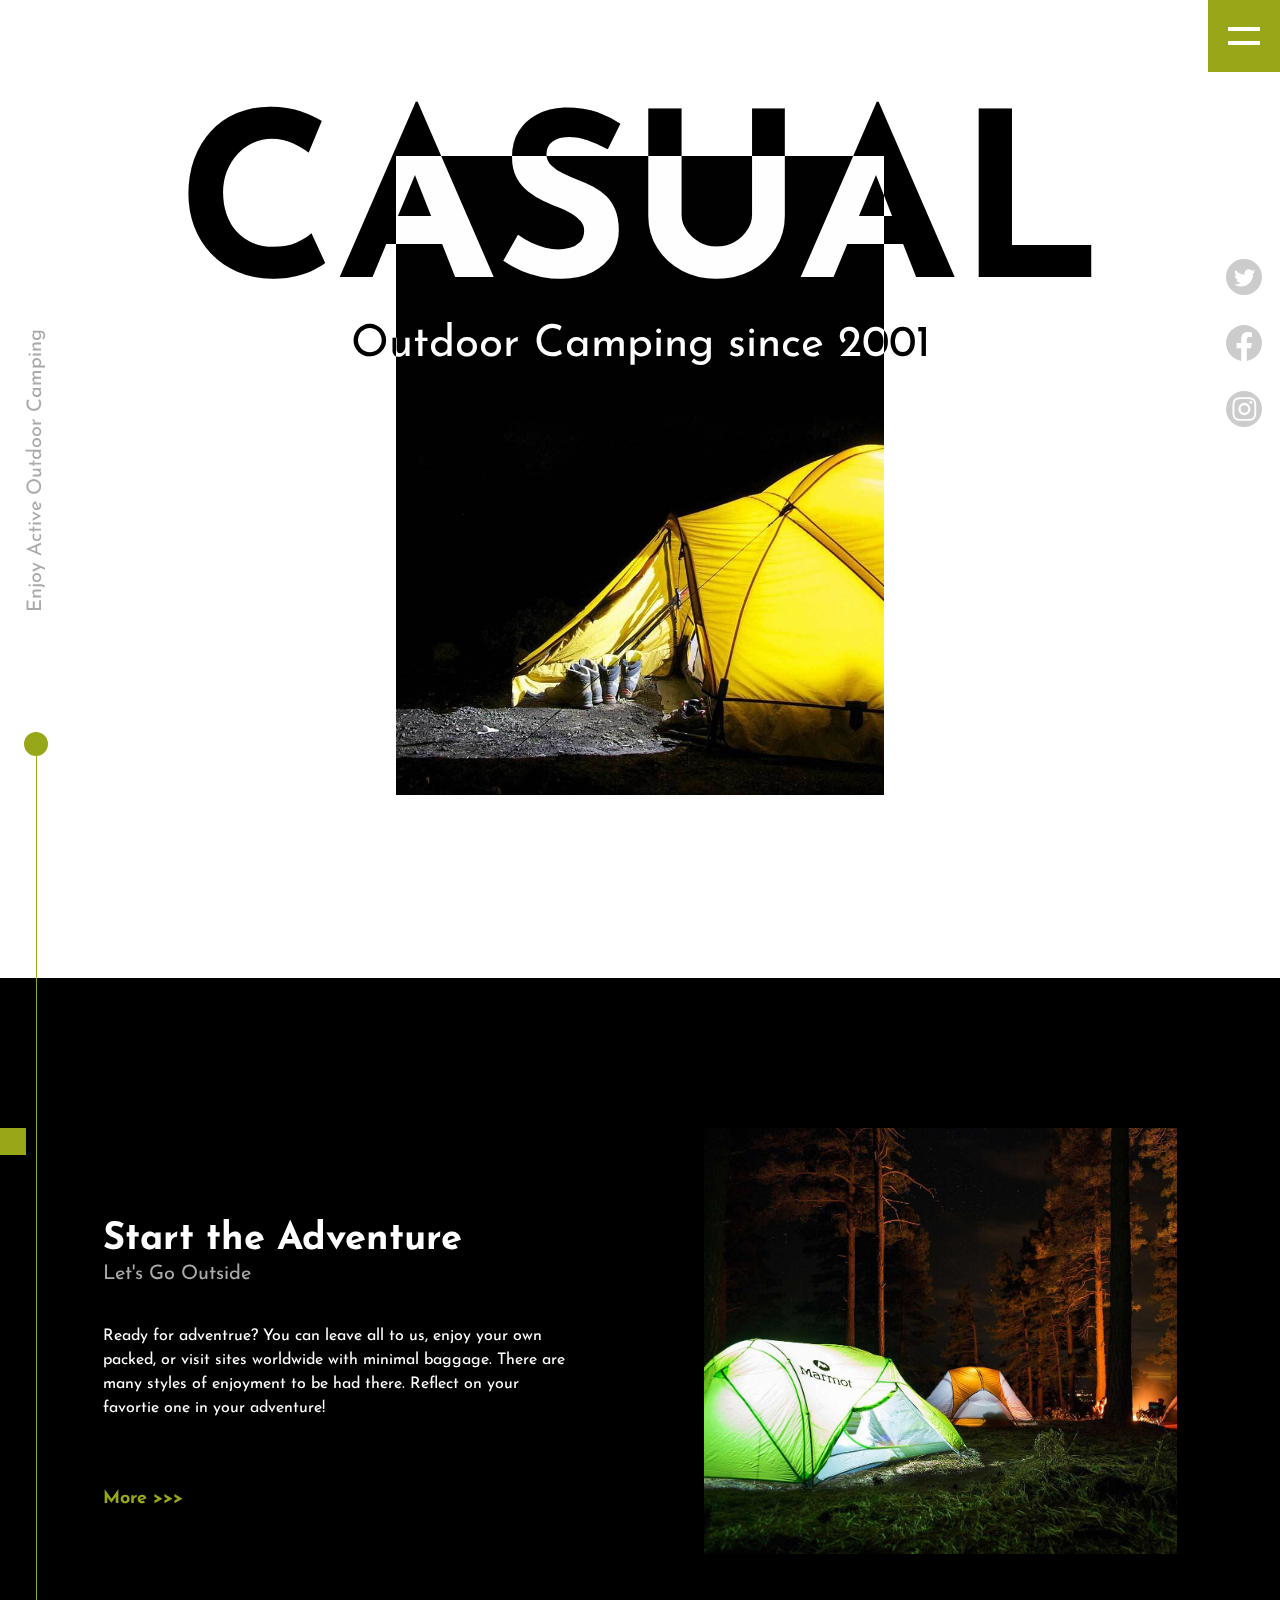
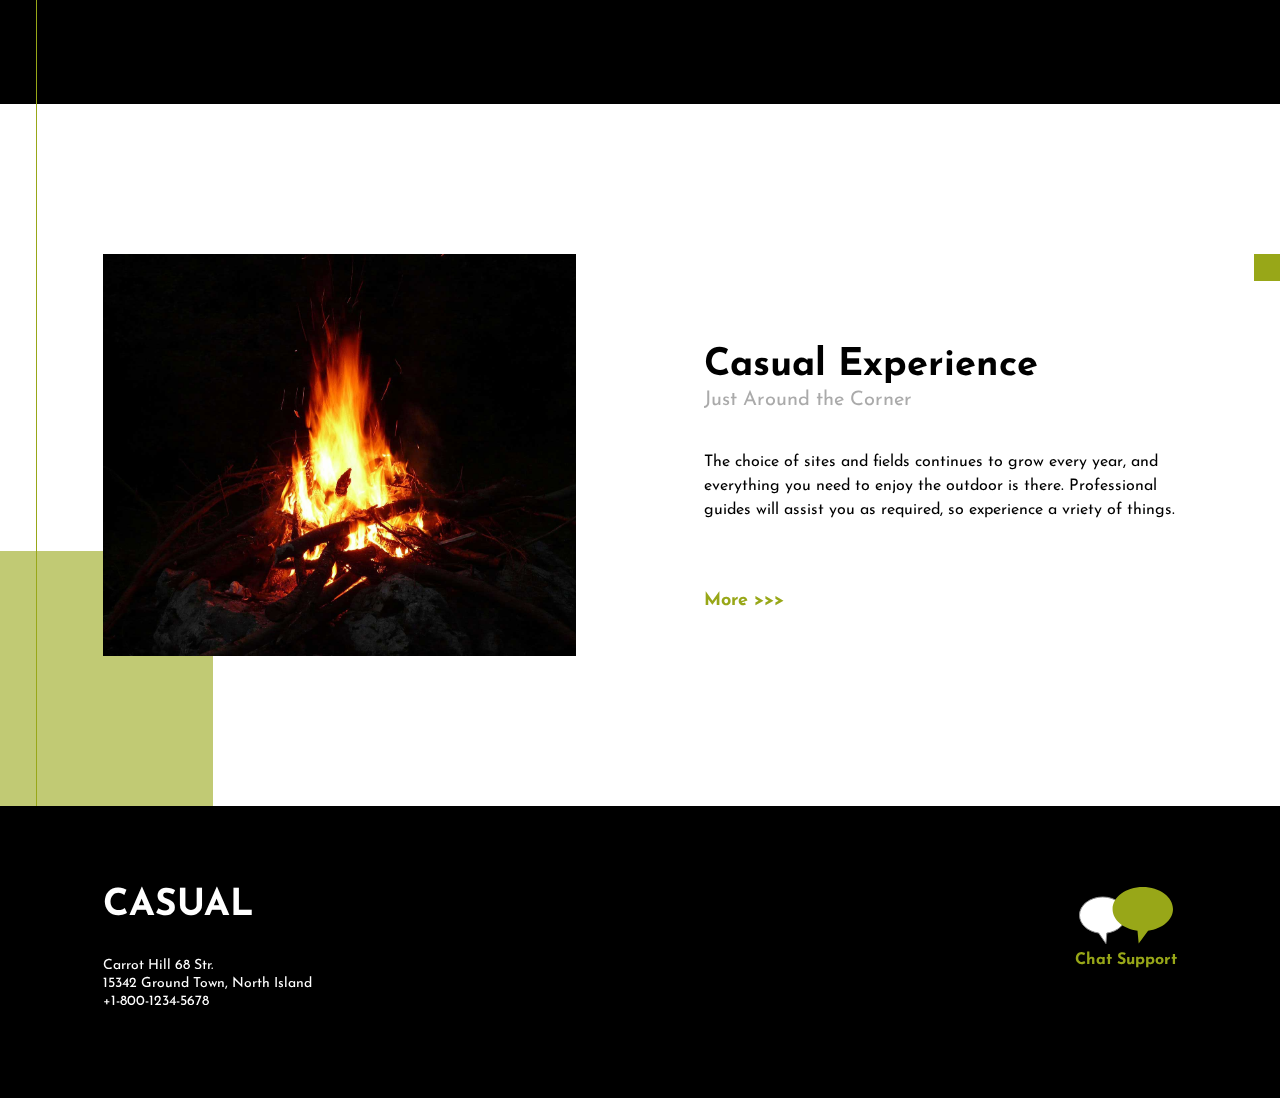
<file: index.html>
<!DOCTYPE html>
<html lang="en">
<head>
    <meta charset="UTF-8">
    <meta http-equiv="X-UA-Compatible" content="IE=edge">
    <meta name="viewport" content="width=device-width, initial-scale=1.0">
    <title>CASUAL</title>

    <link rel="preconnect" href="https://fonts.googleapis.com">
    <link rel="preconnect" href="https://fonts.gstatic.com" crossorigin>
    <link href="https://fonts.googleapis.com/css2?family=Josefin+Sans:wght@400;700&display=swap" rel="stylesheet">
    <link rel="stylesheet" href="style.css">
</head>
<body class="pageGrid">
    <main>
        <div class="hero partsGrid">
            <h1>CASUAL</h1>
            <p>Outdoor Camping since 2001</p>
            <figure>
                <img src="img/tent.jpg" alt="">
            </figure>
        </div>

        <div class="msg msgBlack partsGrid">
            <figure>
                <img src="img/tent-green.jpg" alt="">
            </figure>
            <div class="text">
                <h2>Start the Adventure</h2>
                <p class="text-subtitle">Let's Go Outside</p>
                <p class="text-body">Ready for adventrue? You can leave all to us, enjoy your own packed, or visit sites worldwide with minimal baggage. There are many styles of enjoyment to be had there. Reflect on your favortie one in your adventure!</p>
                <p class="text-link"><a href="article.html">More &gt;&gt;&gt;</a></p>
            </div>
        </div>
        <div class="msg msgWhite partsGrid">
            <figure>
                <img src="img/fire.jpg" alt="">
            </figure>
            <div class="text">
                <h2>Casual Experience</h2>
                <p class="text-subtitle">Just Around the Corner</p>
                <p class="text-body">The choice of sites and fields continues to grow every year, and everything you need to enjoy the outdoor is there. Professional guides will assist you as required, so experience a vriety of things.</p>
                <p class="text-link"><a href="article.html">More &gt;&gt;&gt;</a></p>
            </div>
        </div>
    </main>
    <button class="nav-button">
        <span class="sr-only">MENU</span>
    </button>

    <ul class="sns">
        <li><a href="#"><img src="img/logo-twitter.svg" alt="Twitter"></a></li>
        <li><a href="#"><img src="img/logo-facebook.svg" alt="Facebook"></a></li>
        <li><a href="#"><img src="img/logo-instagram.svg" alt="Instagram"></a></li>
    </ul>

    <div class="decor">
        Enjoy Active Outdoor Camping
    </div>

    <footer class="footer partsGrid">
        <div class="text">
            <div class="site">CASUAL</div>
            <div class="address">
                Carrot Hill 68 Str. <br>
                15342 Ground Town, North Island<br>
                +1-800-1234-5678
            </div>
        </div>
        <div class="chat">
            <a href="#">
                <img src="img/chat.svg" alt="">
                <br>
                Chat Support
            </a>
        </div>
    </footer>
</body>
</html>
</file>
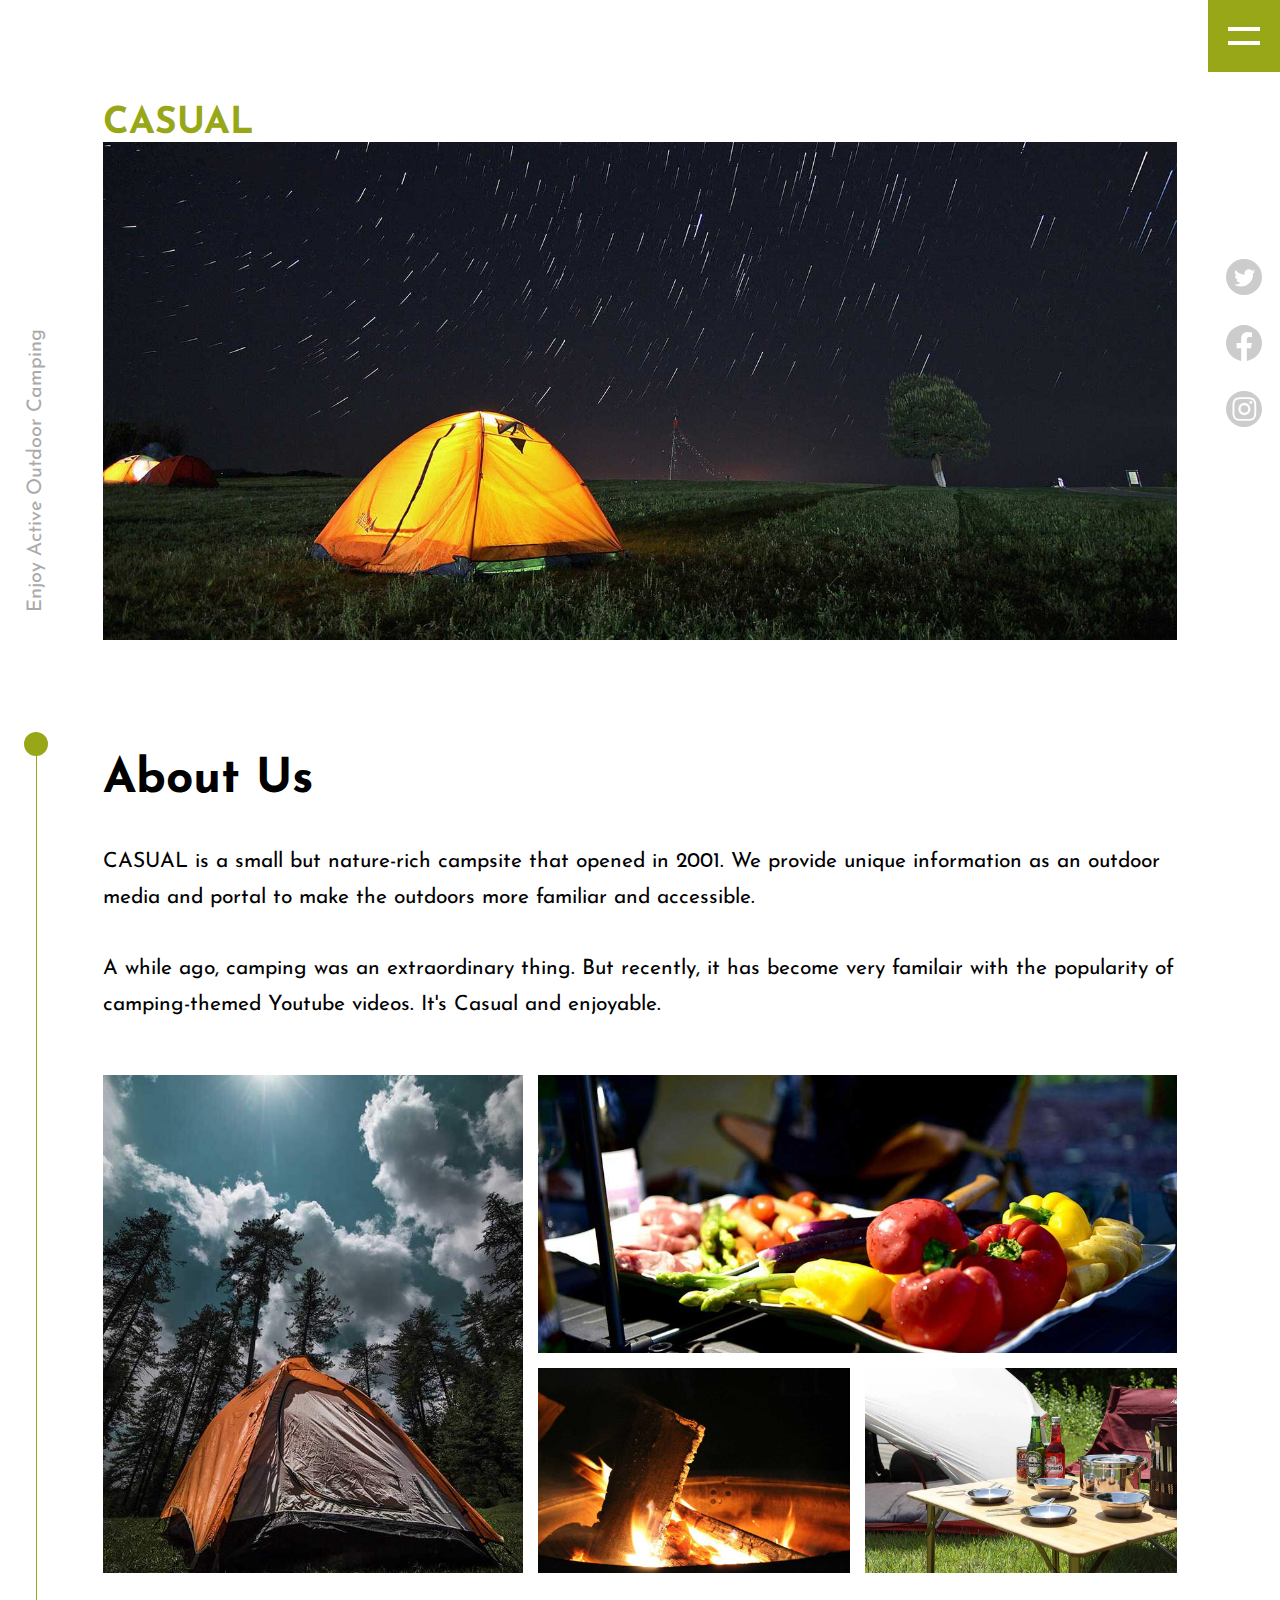
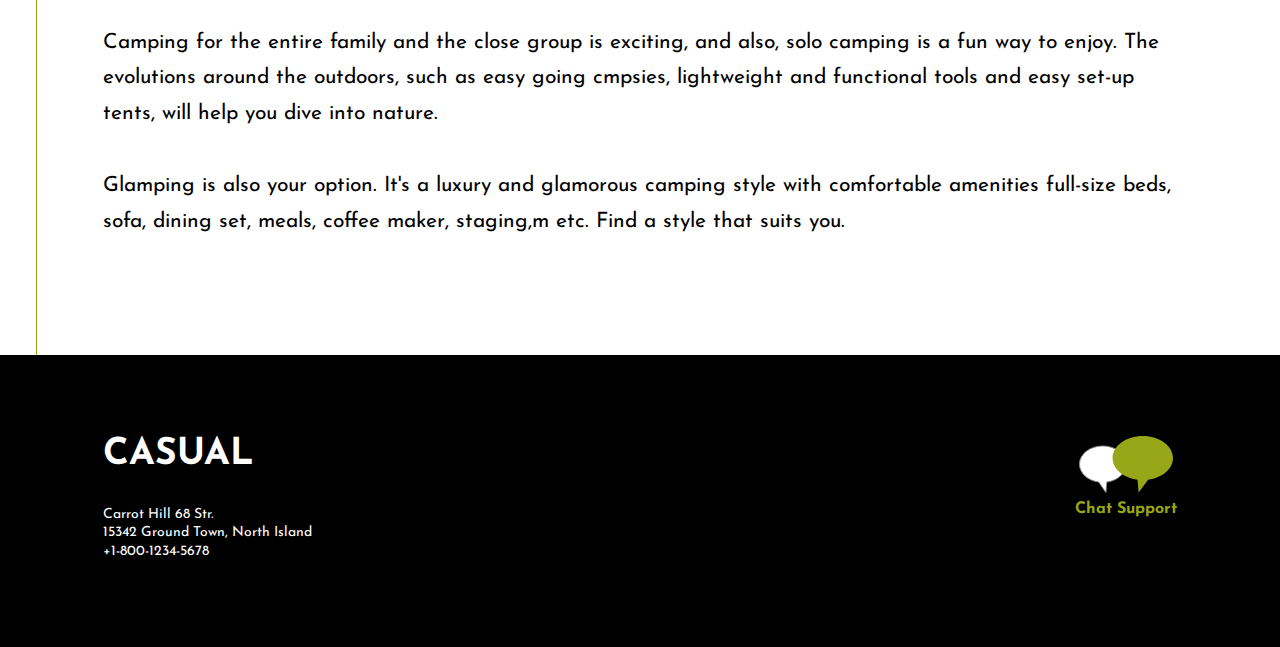
<file: article.html>
<!DOCTYPE html>
<html lang="en">
<head>
    <meta charset="UTF-8">
    <meta http-equiv="X-UA-Compatible" content="IE=edge">
    <meta name="viewport" content="width=device-width, initial-scale=1.0">
    <title>About Us | CASUAL</title>

    <link rel="preconnect" href="https://fonts.googleapis.com">
    <link rel="preconnect" href="https://fonts.gstatic.com" crossorigin>
    <link href="https://fonts.googleapis.com/css2?family=Josefin+Sans:wght@400;700&display=swap" rel="stylesheet">
    <link rel="stylesheet" href="style.css">
</head>
<body class="pageGrid">
    <main>
        <div class="headimg partsGrid">
            <div class="site">CASUAL</div>
            <figure>
                <img src="img/tent-orange.jpg" alt="">
            </figure>
        </div>

        <article class="article partsGrid">
            <h1>About Us</h1>
            <p>CASUAL is a small but nature-rich campsite that opened in 2001. We provide unique information as an outdoor media and portal to make the outdoors more familiar and accessible.</p>
            <p>A while ago, camping was an extraordinary thing. But recently, it has become very familair with the popularity of camping-themed Youtube videos. It's Casual and enjoyable.</p>
            <div class="gallery">
                <figure class="photoA"><img src="img/camp-food.jpg" alt=""></figure>
                <figure class="photoB"><img src="img/camp-sky.jpg" alt=""></figure>
                <figure class="photoC"><img src="img/camp-fire.jpg" alt=""></figure>
                <figure class="photoD"><img src="img/camp-table.jpg" alt=""></figure>
            </div>
            <p>Camping for the entire family and the close group is exciting, and also, solo camping is a fun way to enjoy. The evolutions around the outdoors, such as easy going cmpsies, lightweight and functional tools and easy set-up tents, will help you dive into nature.</p>
            <p>Glamping is also your option. It's a luxury and glamorous camping style with comfortable amenities full-size beds, sofa, dining set, meals, coffee maker, staging,m etc. Find a style that suits you.</p>

            
        </article>
    </main>
    <button class="nav-button">
        <span class="sr-only">MENU</span>
    </button>

    <ul class="sns">
        <li><a href="#"><img src="img/logo-twitter.svg" alt="Twitter"></a></li>
        <li><a href="#"><img src="img/logo-facebook.svg" alt="Facebook"></a></li>
        <li><a href="#"><img src="img/logo-instagram.svg" alt="Instagram"></a></li>
    </ul>

    <div class="decor">
        Enjoy Active Outdoor Camping
    </div>

    <footer class="footer partsGrid">
        <div class="text">
            <div class="site">CASUAL</div>
            <div class="address">
                Carrot Hill 68 Str. <br>
                15342 Ground Town, North Island<br>
                +1-800-1234-5678
            </div>
        </div>
        <div class="chat">
            <a href="#">
                <img src="img/chat.svg" alt="">
                <br>
                Chat Support
            </a>
        </div>
    </footer>
</body>
</html>
</file>
<file: style.css>
@charset "UTF-8";

body {
    font-family: 'Josefin Sans', sans-serif;
}

* {
    margin: 0;
    padding: 0;
}

ul {
    list-style: none;
}

a {
    color: inherit;
    text-decoration: none;
}

img {
    max-width: 100%;
    height: auto;
    vertical-align: bottom;
}
/* Base Screen Ready Only */
.sr-only {
    border: 0;
    clip: rect(0 0 0 0);
    height: 1px;
    margin: -1px;
    overflow: hidden;
    padding: 0;
    position: absolute;
    width: 1px;

}




/* Page Grid */
.pageGrid {
    display: grid;
    grid-template-columns: 72px auto 72px;
    grid-template-rows: 72px auto auto;
}

/* Parts Grid */
.partsGrid {
    display: grid;
    grid-template-columns: 20px auto 20px;
}

.partsGrid > *,
.pageGrid::before,
.pageGrid::after {
    grid-column: 2;
}

@media (min-width: 768px) {
    .partsGrid {
        /* grid-template-columns: 1fr 1074px 1fr; */
        grid-template-columns: minmax(72px, 1fr) minmax(auto, 1074px) minmax(72px, 1fr);
    }
    .article .partsGrid {
        grid-template-columns: minmax(72px, 1fr) minmax(auto, 1074px) minmax(72px, 1fr);
    }
}

/* Navigation Button */

.nav-button {
    grid-column: 3;
    grid-row: 1;

    padding: 0;
    outline: none;
    border: none;
    background-color: #98a718;
    cursor: pointer;
}

/* Navigation Button's white line */
.nav-button {
    display: grid;
    place-content: center;
}

.nav-button::before,
.nav-button::after {
    content: '';
    display: block;
    margin: auto;
    width: 32px;
    height: 4px;
    background-color: #ffffff;
}

.nav-button:before {
    transform: translateY(-5px);
}

.nav-button::after {
    transform: translateY(5px);
}

/* SNS menu */
.sns {
    grid-column: 3;
    grid-row: 2;

    justify-self: end;
    align-self: start;
    margin-top: 187px;
    margin-right: 10px;
    display: grid;
    gap: 30px;
    z-index: 10;
}

@media (min-width: 768px) {
    .sns {
        justify-self: center;
        margin-right: 0;
    }
}
/* Decor */
.decor {
    grid-column: 1;
    grid-row: 2;

    justify-self: start;
    align-self: start;
    margin-top: 257px;
    margin-left: 10px;
    color: #aaaaaa;
    font-size: 20px;
    writing-mode: vertical-rl;
    transform: rotate(180deg);

    z-index: 10;
}

@media (min-width: 768px) {
    .decor {
        justify-self: center;
        margin-left: 0;
    }
}
/* Decorative Line */
@media (min-width: 768px) {
    .pageGrid::before,
    .pageGrid::after {
        content: '';
        display: block;
        background-color: #98a718;
        grid-column: 1;
        grid-row: 2;
        justify-self: center;
        margin-top: 660px;
        z-index: 10;
    }

    .pageGrid::before {
        width: 24px;
        height: 24px;
        border-radius: 50%;
    }

    .pageGrid::after {
        width: 1px;
        min-height: 200px;
    }
}

/* Footer */
.footer {
    grid-column: 1 / -1;
    grid-row: 3;

    background-color: #000000;
    color: #ffffff;
    padding: 81px 0 86px;
}

.footer > * {
    grid-row: 1;
}

.footer .site {
    margin-bottom: 33px;
    font-size: 37px;
    font-weight: bold;
}

.footer .address {
    font-size: 14px;
    line-height: 1.3;
}



.footer .chat {
    justify-self: end;
    margin-top: -100px;

    color: #98a718;
    font-size: 16px;
    font-weight: bold;
    text-align: center;
}

.footer .chat img {
    padding-bottom: 7px;
}

@media (min-width: 768px) {
    .footer .chat {
        margin-top: 0;
    }
}

/* Main Content */

main {
    grid-column: 1 / -1;
    grid-row: 2;
}

/* Header Image */
.headimg .site {
    margin-top: 33px;
    color: #98a718;
    font-size: 37px;
    font-weight: bold;
}

.headimg figure {
    grid-column: 1 / -1;
}

.headimg img {
    width: 100%;
    height: 498px;
    object-fit: cover;
}


@media (min-width: 768px) {
    .headimg figure {
        grid-column: 2;
    }
    .headimg img {
        object-position: center bottom;
    }
}

/* Article */
.article {
    /* padding: 65px 0 105px; */
    padding: 44px 0 99px;
    row-gap: 28px;
}

.article h1 {
    font-size: 32px;
    font-weight: bold;
    margin-bottom: 14px;
}

.aritcle p {
    font-size: 17px;
    line-height: 1.65;
}

@media (min-width: 768px) {
    .article {
        padding: 116px 0;
        row-gap: 36px;
    }

    .article h1 {
        font-size: 48px;
        margin-bottom: 4px;
    }

    .article p {
        font-size: 21px;
        line-height: 1.7;
    }
}

/* Gallery */
.gallery {
    display: grid;
    grid-template-columns: 158fr 167fr;
    grid-template-rows: 173px 136px 136px;
    grid-template-areas: 
        "A A"
        "B C"
        "B D";
    gap: 10px;
    margin: 14px 0;
}

.gallery .photoA {
    grid-area: A;
}
.gallery .photoB {
    grid-area: B;
}
.gallery .photoC {
    grid-area: C;
}
.gallery .photoD {
    grid-area: D;
}

.gallery img {
    width: 100%;
    height: 100%;
    object-fit: cover;
}


@media (min-width: 768px) {
    .gallery {
        grid-template-columns: 334fr 248fr 248fr;
        grid-template-rows: 278px 205px;
        grid-template-areas: 
            "B A A"
            "B C D";
        gap: 15px;
        margin: 16px 0;
    }
}

/* Hero */
.hero {
    background-color: #ffffff;
}
.hero > * {
    grid-column: 1 / -1;
    grid-row: 1;
    justify-self: center;
}

.hero h1, .hero p {
    color: #ffffff;
    mix-blend-mode: difference;
    z-index: 2;
    line-height: 1;
}

.hero h1 {
    margin-top: 33px;
    font-size: 91px;
    font-weight: bold;
}

.hero p {
    margin-top: 120px;
    font-size: 17px;
}

.hero img {
    margin: 63px 0 100px;
    width: 302px;
    height: 506px;
    object-fit: cover;
}

@media (max-width: 374px) {
    .hero h1 {
        font-size: 75px;
    }
}

@media (min-width: 768px) {
    .hero h1 {
        margin-top: 33px;
        font-size: 229px;
    }
    .hero p {
        margin-top: 251px;
        font-size: 44px;
    }
    .hero img {
        margin: 84px 0 183px;
        width: 488px;
        height: 639px;
    }

}


/* Message */
.msg {
    padding: 64px 0;
    row-gap: 56px;
}

.msgBlack {
    color: #ffffff;
    background-color: #000000;
}

.msg img {
    width: 100%;
    height: 288px;
    object-fit: cover;
}

.msgBlack img {
    object-position: left center;
}

.msg h2 {
    margin-bottom: 5px;
    font-size: 30px;
    font-weight: bold;
}

.msg .text-subtitle {
    margin-bottom: 40px;
    color: #aaaaaa;
    font-size: 20px;
}

.msg .text-body {
    margin-bottom: 70px;
    font-size: 16px;
    line-height: 1.5;
}

.msg .text-link {
    color: #98a718;
    font-size: 18px;
    font-weight: bold;
}

.msg figure {
    grid-row: 1;
}

.msg::before {
    grid-row: 1;
    z-index: 2;
    content: '';
    display: block;
    width: 26px;
    height: 27px;
    background-color: #98a718;
}

.msgWhite::before {
    justify-self: end;
}

.msgWhite::after {
    grid-column: 1;
    grid-row: 1;
    margin-right: -90px;
    z-index: -1;
    height: 130px;
    align-self: end;
    margin-bottom: -25px;
    content: '';
    display: block;
    background-color: #98a718;
    opacity: 60%;
}

@media (min-width: 768px) {
    .msg {
        padding: 150px 0;
    }
    .msg figure {
        grid-row: 1;
        width: 44%;
    }

    .msg .text {
        grid-row: 1;
        width: 44%;
        margin: 92px 0 46px;
    }

    .msgBlack figure,
    .msgWhite .text {
        justify-self: end;
    }

    .msg h2 {
        font-size: 38px;
    }

    .msg img {
        height: 100%;
    }

    .msgWhite::after {
        margin-right: -110px;
        height: 256px;
        margin-bottom: -151px;
    }
}
</file>
